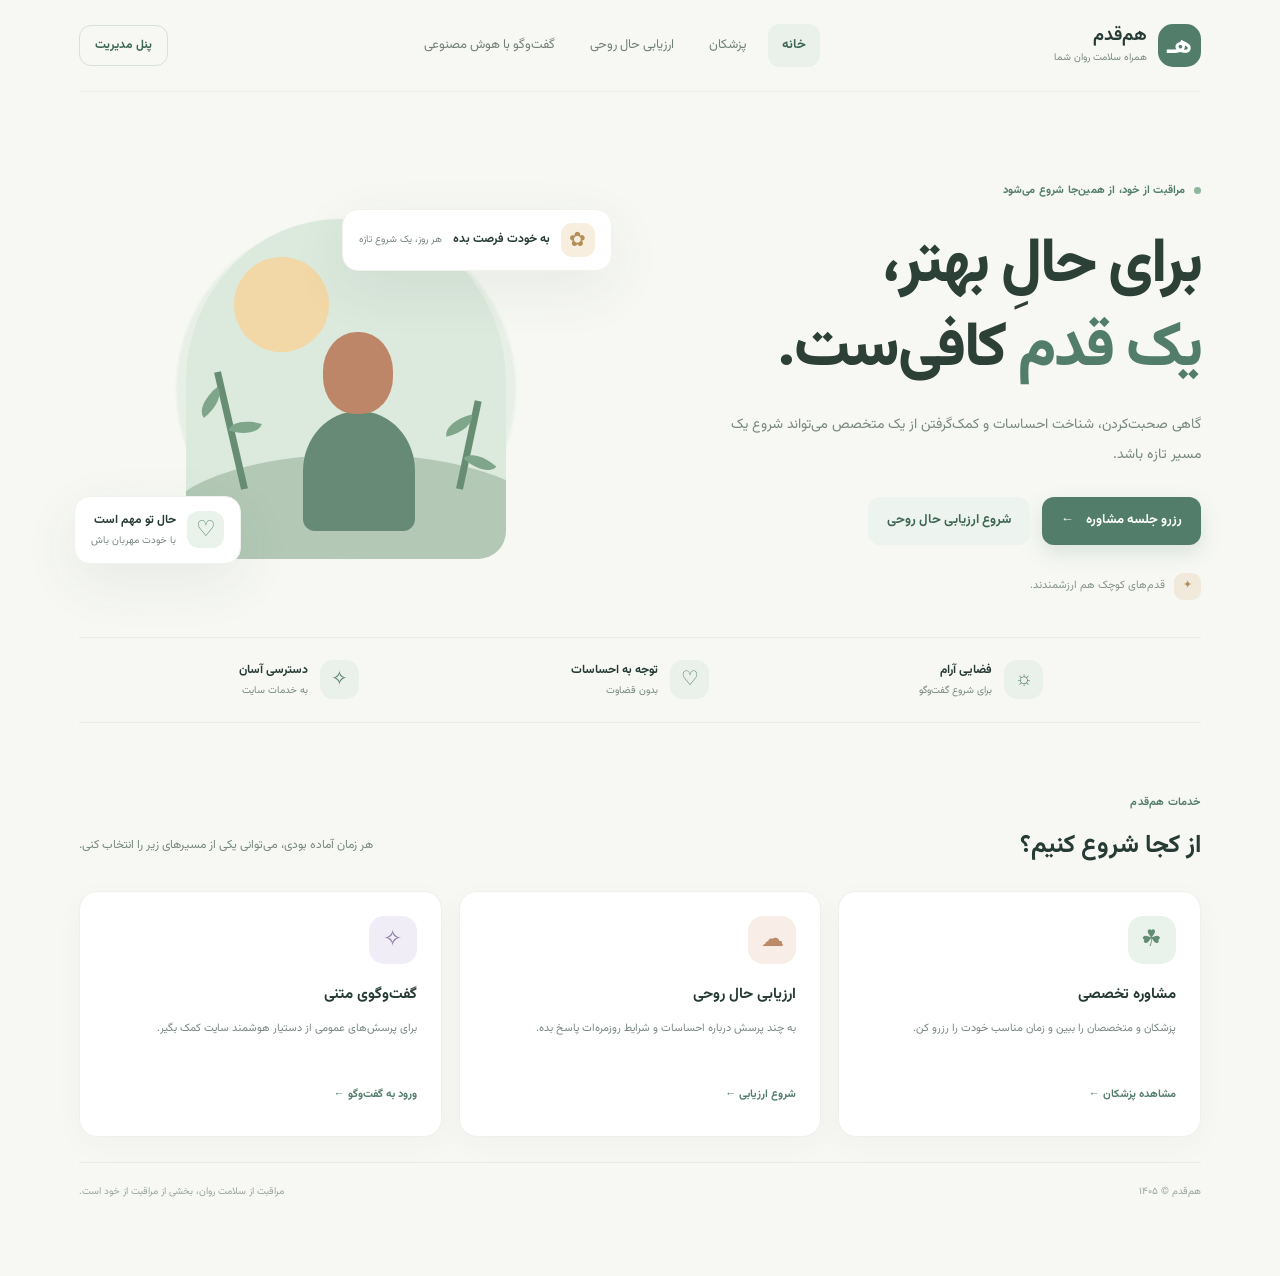
<file: index.html>
<!doctype html>
<html lang="fa" dir="rtl">
<head>
  <meta charset="utf-8">
  <meta name="viewport" content="width=device-width, initial-scale=1">
  <meta name="theme-color" content="#f5f7f4">
  <title>هم‌قدم | سلامت روان</title>
  <link rel="preconnect" href="https://fonts.googleapis.com">
  <link rel="preconnect" href="https://fonts.gstatic.com" crossorigin>
  <link href="https://fonts.googleapis.com/css2?family=Vazirmatn:wght@400;500;600;700;800&display=swap" rel="stylesheet">
  <link rel="stylesheet" href="styles.css">
</head>
<body>
  <div class="app-shell">
    <header class="topbar">
      <a class="brand" href="#" data-page="home" aria-label="صفحه اصلی">
        <span class="brand-mark">هـ</span>
        <span><b>هم‌قدم</b><small>همراه سلامت روان شما</small></span>
      </a>
      <button class="menu-toggle" id="menuToggle" aria-label="باز کردن منو">☰</button>
      <nav class="main-nav" id="mainNav">
        <button class="nav-link active" data-page="home">خانه</button>
        <button class="nav-link" data-page="doctors">پزشکان</button>
        <button class="nav-link" data-page="assessment">ارزیابی حال روحی</button>
        <button class="nav-link" data-page="assistant">گفت‌وگو با هوش مصنوعی</button>
      </nav>
      <div class="header-actions">
        <button class="btn btn-outline btn-small" data-page="admin">پنل مدیریت</button>
      </div>
    </header>

    <main>
      <section class="page active" id="page-home">
        <div class="hero">
          <div class="hero-copy">
            <span class="eyebrow"><i></i> مراقبت از خود، از همین‌جا شروع می‌شود</span>
            <h1>برای حالِ بهتر،<br><em>یک قدم</em> کافی‌ست.</h1>
            <p>گاهی صحبت‌کردن، شناخت احساسات و کمک‌گرفتن از یک متخصص می‌تواند شروع یک مسیر تازه باشد.</p>
            <div class="hero-actions">
              <button class="btn btn-primary" data-page="doctors">رزرو جلسه مشاوره <span>←</span></button>
              <button class="btn btn-soft" data-page="assessment">شروع ارزیابی حال روحی</button>
            </div>
            <div class="hero-note"><span class="note-icon">✦</span><span>قدم‌های کوچک هم ارزشمندند.</span></div>
          </div>
          <div class="hero-art">
            <div class="art-glow"></div>
            <div class="art-card art-card-top"><span>✿</span><b>به خودت فرصت بده</b><small>هر روز، یک شروع تازه</small></div>
            <div class="art-figure"><div class="sun"></div><div class="plant plant-one"></div><div class="plant plant-two"></div><div class="person"><div class="head"></div><div class="body"></div></div><div class="ground"></div></div>
            <div class="art-card art-card-bottom"><span class="pulse">♡</span><div><b>حال تو مهم است</b><small>با خودت مهربان باش</small></div></div>
          </div>
        </div>

        <div class="trust-strip">
          <div><span class="trust-icon">☼</span><div><b>فضایی آرام</b><small>برای شروع گفت‌وگو</small></div></div>
          <div><span class="trust-icon">♡</span><div><b>توجه به احساسات</b><small>بدون قضاوت</small></div></div>
          <div><span class="trust-icon">✧</span><div><b>دسترسی آسان</b><small>به خدمات سایت</small></div></div>
        </div>

        <section class="section-block">
          <div class="section-heading"><div><span class="eyebrow">خدمات هم‌قدم</span><h2>از کجا شروع کنیم؟</h2></div><p>هر زمان آماده بودی، می‌توانی یکی از مسیرهای زیر را انتخاب کنی.</p></div>
          <div class="service-grid">
            <article class="service-card"><div class="service-icon mint">☘</div><h3>مشاوره تخصصی</h3><p>پزشکان و متخصصان را ببین و زمان مناسب خودت را رزرو کن.</p><button class="text-link" data-page="doctors">مشاهده پزشکان <span>←</span></button></article>
            <article class="service-card"><div class="service-icon peach">☁</div><h3>ارزیابی حال روحی</h3><p>به چند پرسش درباره احساسات و شرایط روزمره‌ات پاسخ بده.</p><button class="text-link" data-page="assessment">شروع ارزیابی <span>←</span></button></article>
            <article class="service-card"><div class="service-icon lilac">✧</div><h3>گفت‌وگوی متنی</h3><p>برای پرسش‌های عمومی از دستیار هوشمند سایت کمک بگیر.</p><button class="text-link" data-page="assistant">ورود به گفت‌وگو <span>←</span></button></article>
          </div>
        </section>
        <footer class="footer"><span>هم‌قدم © ۱۴۰۵</span><span>مراقبت از سلامت روان، بخشی از مراقبت از خود است.</span></footer>
      </section>

      <section class="page" id="page-doctors">
        <div class="page-heading"><div><span class="eyebrow">مشاوره تخصصی</span><h1>انتخاب پزشک و رزرو نوبت</h1><p>پزشک موردنظرت را انتخاب کن و از زمان‌های آزاد، یک نوبت بردار.</p></div><div class="heading-symbol">♡</div></div>
        <div class="toolbar"><div class="search-box"><span>⌕</span><input id="doctorSearch" type="search" placeholder="جست‌وجوی نام یا تخصص پزشک..."></div><button class="btn btn-outline" id="refreshDoctors">↻ به‌روزرسانی</button></div>
        <div id="doctorsGrid" class="doctor-grid"><div class="loading-card">در حال دریافت فهرست پزشکان...</div></div>
      </section>

      <section class="page" id="page-assessment">
        <div class="page-heading"><div><span class="eyebrow">شناخت بهتر احساسات</span><h1>ارزیابی حال روحی</h1><p>این پرسش‌ها برای یک ارزیابی اولیه هستند و جایگزین تشخیص متخصص نیستند.</p></div><div class="heading-symbol">✿</div></div>
        <div class="assessment-layout">
          <aside class="assessment-aside"><div class="aside-illustration">☁<span>♡</span></div><h3>با خودت صادق باش</h3><p>پاسخ درست یا غلطی وجود ندارد. بر اساس تجربه واقعی خودت پاسخ بده.</p><div class="privacy-note">♧ اطلاعات فرم فقط برای ارسال درخواست ارزیابی به سرویس سایت استفاده می‌شود.</div></aside>
          <form id="assessmentForm" class="form-card">
            <div class="form-section-title"><span>۰۱</span><div><b>اطلاعات اولیه</b><small>چند مشخصه درباره خودت</small></div></div>
            <div class="form-grid">
              <label>سن <input type="number" name="age" min="1" max="120" required placeholder="مثلاً ۲۴"></label>
              <label>جنسیت<select name="gender" required><option value="">انتخاب کن</option><option value="Female">زن</option><option value="Male">مرد</option></select></label>
              <label>کیفیت خواب<select name="sleep_quality" required><option value="">انتخاب کن</option><option value="1">خیلی کم</option><option value="2">کم</option><option value="3">متوسط</option><option value="4">خوب</option><option value="5">خیلی خوب</option></select></label>
              <label>فشار تحصیلی<select name="study_pressure" required><option value="">انتخاب کن</option><option value="0">بدون فشار</option><option value="1">کم</option><option value="2">متوسط</option><option value="3">زیاد</option><option value="4">خیلی زیاد</option></select></label>
              <label class="full-field">فشار مالی<select name="financial_pressure" required><option value="">انتخاب کن</option><option value="0">بدون فشار</option><option value="1">کم</option><option value="2">متوسط</option><option value="3">زیاد</option><option value="4">خیلی زیاد</option></select></label>
            </div>
            <div class="form-divider"></div>
            <div class="form-section-title"><span>۰۲</span><div><b>پرسش‌های مربوط به حال روحی</b><small>در دو هفته گذشته، هر مورد چقدر برایت اتفاق افتاده است؟</small></div></div>
            <div class="scale-hint"><span>۰ · اصلاً</span><span>۱ · چند روز</span><span>۲ · بیش از نیمی از روزها</span><span>۳ · تقریباً هر روز</span></div>
            <div id="questionsList" class="questions-list"></div>
            <div class="disclaimer"><b>توجه مهم</b><p>این ابزار تشخیص پزشکی یا روان‌شناختی نیست. اگر احساس می‌کنی در خطر فوری هستی یا ممکن است به خودت آسیب بزنی، همین حالا با خدمات اورژانسی محل زندگی‌ات یا یک فرد مورد اعتماد تماس بگیر.</p></div>
            <button class="btn btn-primary btn-submit" type="submit">ارسال پاسخ‌ها و مشاهده نتیجه <span>←</span></button>
            <div id="assessmentResult" class="result-box hidden" aria-live="polite"></div>
          </form>
        </div>
      </section>

      <section class="page" id="page-assistant">
        <div class="page-heading"><div><span class="eyebrow">همراه هوشمند</span><h1>گفت‌وگو با دستیار</h1><p>می‌توانی پرسش‌های عمومی‌ات را اینجا مطرح کنی.</p></div><div class="heading-symbol">✧</div></div>
        <div class="chat-card">
          <div class="chat-header"><div class="chat-avatar">هـ</div><div><b>دستیار هم‌قدم</b><small><i></i> آماده گفت‌وگو</small></div><span class="chat-tag">پاسخ‌گوی هوشمند</span></div>
          <div class="chat-messages" id="chatMessages"><div class="message assistant-message">سلام، خوش اومدی 🌱<br>چطور می‌تونم در یک موضوع عمومی راهنمایی‌ات کنم؟</div></div>
          <form id="chatForm" class="chat-input-row"><textarea id="chatInput" rows="1" placeholder="پیامت را اینجا بنویس..." required></textarea><button class="send-button" type="submit" aria-label="ارسال پیام">➤</button></form>
          <p class="chat-disclaimer">این دستیار جایگزین روان‌شناس، روان‌پزشک یا خدمات اورژانسی نیست.</p>
        </div>
      </section>

      <section class="page" id="page-admin">
        <div class="page-heading"><div><span class="eyebrow">مدیریت سامانه</span><h1>پنل مدیریت</h1><p>مدیریت فهرست پزشکان و بررسی وضعیت نوبت‌ها.</p></div><div class="heading-symbol">⌘</div></div>
        <div class="admin-warning">این پنل در نسخه فعلی فقط رابط کاربری است. برای امنیت، احراز هویت و سطح دسترسی ادمین باید در بک‌اند پیاده‌سازی شود.</div>
        <div class="admin-tabs"><button class="admin-tab active" data-admin-tab="doctors">مدیریت پزشکان</button><button class="admin-tab" data-admin-tab="appointments">نوبت‌ها</button></div>
        <div class="admin-panel active" id="admin-doctors">
          <div class="admin-panel-heading"><div><h3>فهرست پزشکان</h3><p>افزودن یا حذف پزشکان از سامانه</p></div><button class="btn btn-primary" id="showDoctorForm">＋ افزودن پزشک</button></div>
          <form id="doctorForm" class="admin-form hidden">
            <label>نام پزشک<input name="name" required placeholder="نام و نام خانوادگی"></label>
            <label>شماره تماس<input name="phone_number" required placeholder="شماره تماس"></label>
            <label>آدرس<input name="address" required placeholder="آدرس مطب"></label>
            <label class="full-field">توضیحات / تخصص<textarea name="description" rows="3" required placeholder="معرفی کوتاه پزشک"></textarea></label>
            <div class="form-actions"><button class="btn btn-primary" type="submit">ثبت پزشک</button><button class="btn btn-soft" type="button" id="hideDoctorForm">انصراف</button></div>
          </form>
          <div id="adminDoctorsList" class="admin-list"></div>
        </div>
        <div class="admin-panel" id="admin-appointments">
          <div class="admin-panel-heading"><div><h3>بررسی نوبت‌ها</h3><p>زمان‌های رزروشده بر اساس اطلاعات دریافتی از API پزشکان</p></div><button class="btn btn-outline" id="refreshAppointments">↻ به‌روزرسانی</button></div>
          <div id="appointmentsList" class="admin-list"></div>
        </div>
      </section>
    </main>
    <div id="toast" class="toast" role="status"></div>
  </div>
  <script src="config.js"></script>
  <script src="app.js"></script>
</body>
</html>
</file>
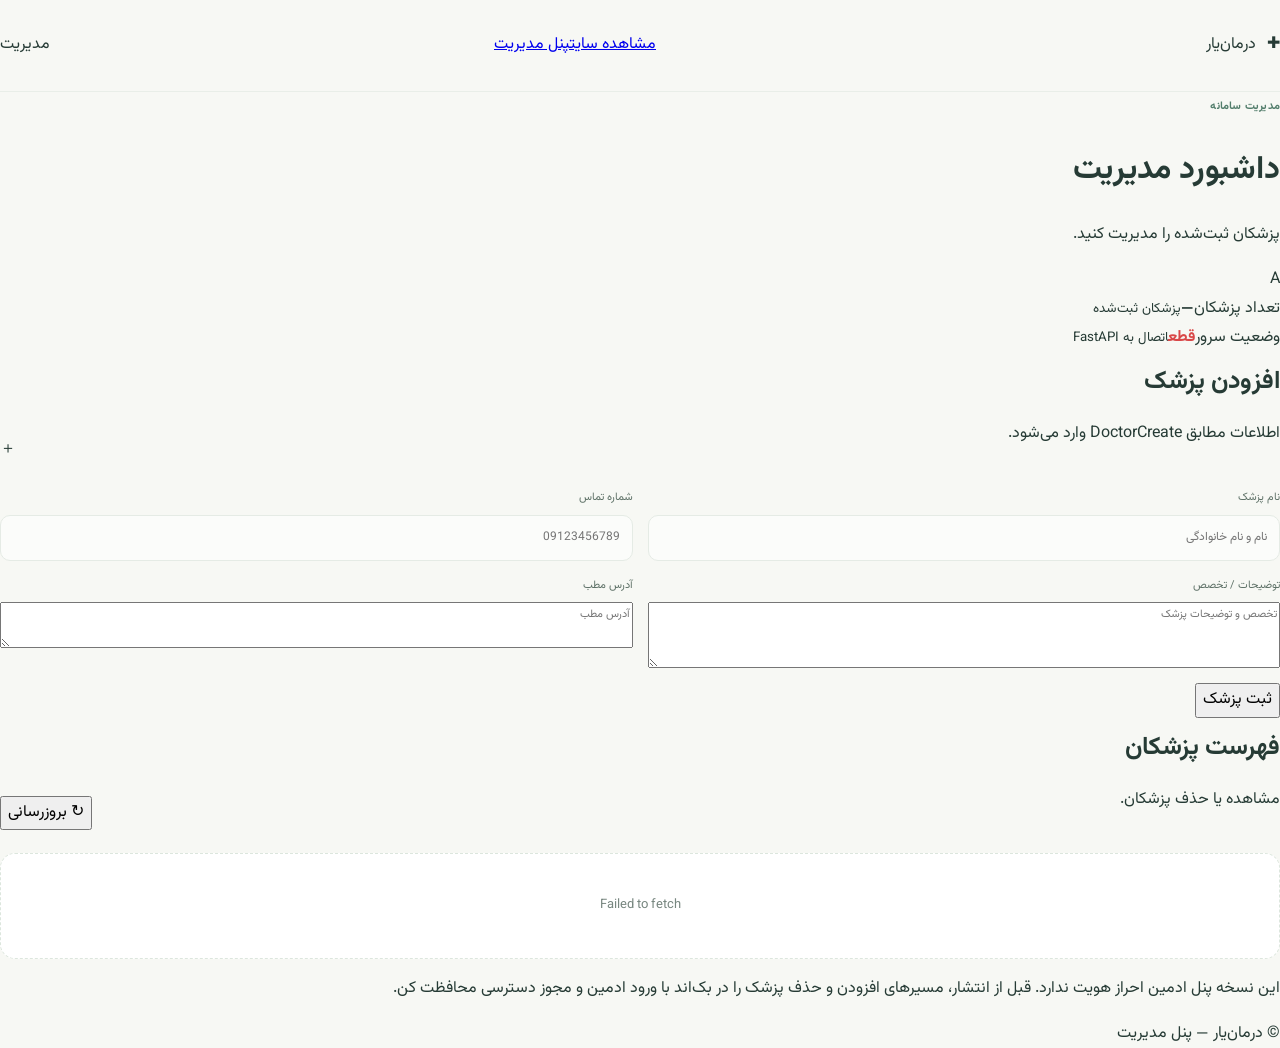
<file: admin.html>
<!doctype html>
<html lang="fa" dir="rtl"><head><meta charset="UTF-8"><meta name="viewport" content="width=device-width, initial-scale=1.0"><title>پنل مدیریت | درمان‌یار</title><link rel="stylesheet" href="styles.css"></head>
<body class="admin-body">
<header class="topbar"><a class="brand" href="index.html"><span class="brand-icon">✚</span> درمان‌یار</a><nav><a href="index.html">مشاهده سایت</a><a class="active" href="admin.html">پنل مدیریت</a></nav><span class="admin-label">مدیریت</span></header>
<main class="admin-main">
 <div class="admin-welcome"><div><span class="eyebrow">مدیریت سامانه</span><h1>داشبورد مدیریت</h1><p>پزشکان ثبت‌شده را مدیریت کنید.</p></div><div class="admin-avatar">A</div></div>
 <div class="stats-grid"><div class="stat-card"><span>تعداد پزشکان</span><b id="doctorCount">—</b><small>پزشکان ثبت‌شده</small></div><div class="stat-card"><span>وضعیت سرور</span><b id="serverStatus">...</b><small>اتصال به FastAPI</small></div></div>
 <section class="panel-card"><div class="section-heading"><div><h2>افزودن پزشک</h2><p>اطلاعات مطابق DoctorCreate وارد می‌شود.</p></div><span class="panel-icon">＋</span></div>
 <form id="doctorForm" class="form-grid">
  <label>نام پزشک<input name="name" required maxlength="100" placeholder="نام و نام خانوادگی"></label>
  <label>شماره تماس<input name="phone_number" required minlength="11" maxlength="11" pattern="[0-9]{11}" inputmode="numeric" placeholder="09123456789"></label>
  <label class="full">توضیحات / تخصص<textarea name="description" required maxlength="800" rows="3" placeholder="تخصص و توضیحات پزشک"></textarea></label>
  <label class="full">آدرس مطب<textarea name="address" required maxlength="800" rows="2" placeholder="آدرس مطب"></textarea></label>
  <div class="form-actions full"><button class="button button-primary" type="submit" id="createDoctorBtn">ثبت پزشک</button><span id="formMessage" class="form-message"></span></div>
 </form></section>
 <section class="panel-card"><div class="section-heading"><div><h2>فهرست پزشکان</h2><p>مشاهده یا حذف پزشکان.</p></div><button class="button button-outline" id="adminRefresh">↻ بروزرسانی</button></div><div id="adminDoctorList" class="admin-doctor-list"><div class="loading">در حال دریافت...</div></div></section>
 <p class="security-note">این نسخه پنل ادمین احراز هویت ندارد. قبل از انتشار، مسیرهای افزودن و حذف پزشک را در بک‌اند با ورود ادمین و مجوز دسترسی محافظت کن.</p>
</main><footer>© درمان‌یار — پنل مدیریت</footer><div id="toast" class="toast"></div>
<script src="config.js"></script><script src="admin.js"></script></body></html>
</file>
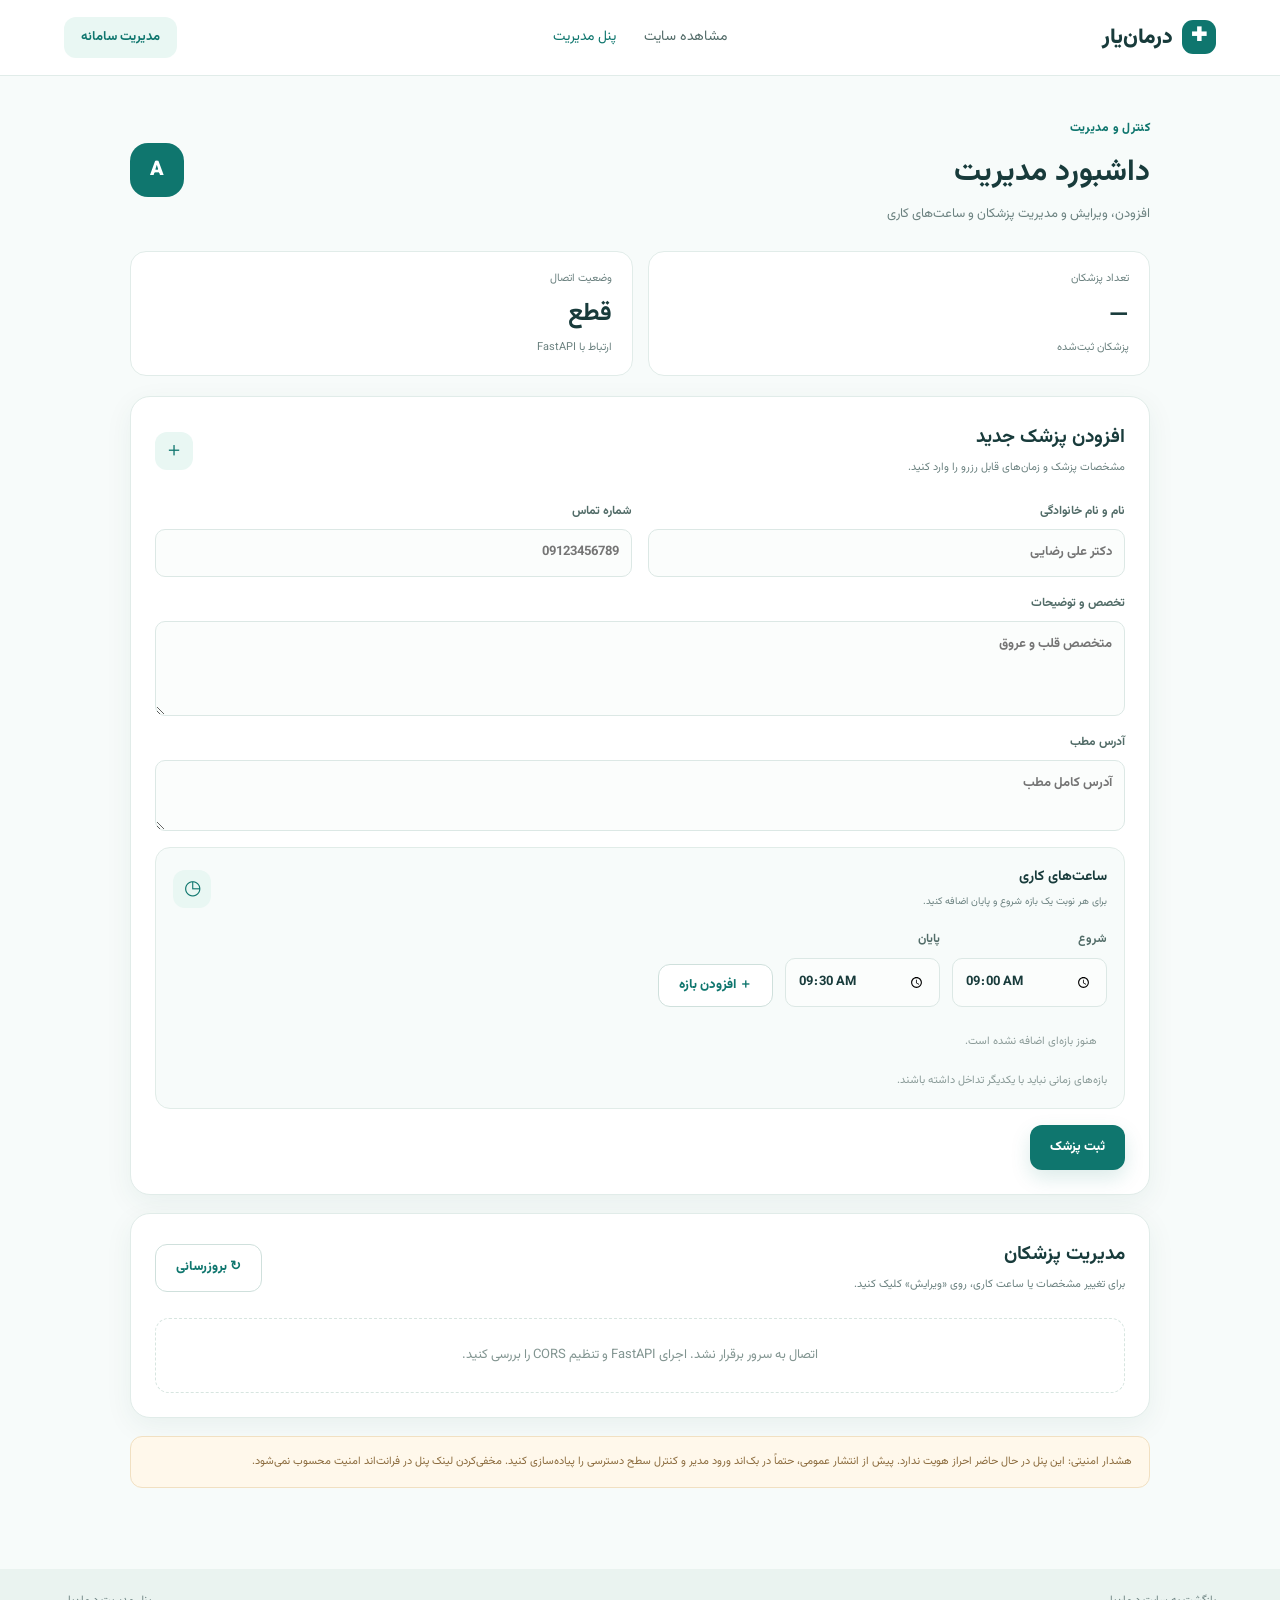
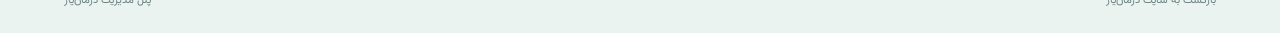
<file: pages/admin.html>
<!doctype html><html lang="fa" dir="rtl"><head><meta charset="utf-8"><meta name="viewport" content="width=device-width,initial-scale=1"><title>پنل مدیریت | درمان‌یار</title><link rel="stylesheet" href="../assets/css/styles.css"></head><body class="admin-page"><header class="topbar"><a class="brand" href="../index.html"><span class="brand-mark">✚</span> درمان‌یار</a><nav><a href="../index.html">مشاهده سایت</a><a class="active" href="admin.html">پنل مدیریت</a></nav><span class="admin-tag">مدیریت سامانه</span></header><main class="admin-main"><div class="admin-welcome"><div><span class="eyebrow">کنترل و مدیریت</span><h1>داشبورد مدیریت</h1><p>افزودن، ویرایش و مدیریت پزشکان و ساعت‌های کاری</p></div><div class="admin-avatar">A</div></div><div class="stats-grid"><article class="stat-card"><span>تعداد پزشکان</span><b id="doctorCount">—</b><small>پزشکان ثبت‌شده</small></article><article class="stat-card"><span>وضعیت اتصال</span><b id="serverStatus">در حال بررسی</b><small>ارتباط با FastAPI</small></article></div>
<section class="panel-card"><div class="section-heading"><div><h2>افزودن پزشک جدید</h2><p>مشخصات پزشک و زمان‌های قابل رزرو را وارد کنید.</p></div><span class="panel-icon">＋</span></div><form id="doctorForm" class="form-grid"><label>نام و نام خانوادگی<input name="name" required maxlength="100" placeholder="دکتر علی رضایی"></label><label>شماره تماس<input name="phone_number" required minlength="11" maxlength="11" pattern="[0-9]{11}" inputmode="numeric" placeholder="09123456789"></label><label class="full">تخصص و توضیحات<textarea name="description" required maxlength="800" rows="3" placeholder="متخصص قلب و عروق"></textarea></label><label class="full">آدرس مطب<textarea name="address" required maxlength="800" rows="2" placeholder="آدرس کامل مطب"></textarea></label><div class="schedule-builder full"><div class="schedule-title"><div><h3>ساعت‌های کاری</h3><p>برای هر نوبت یک بازه شروع و پایان اضافه کنید.</p></div><span class="schedule-icon">◷</span></div><div class="schedule-inputs"><label>شروع<input type="time" id="slotStart" value="09:00"></label><label>پایان<input type="time" id="slotEnd" value="09:30"></label><button type="button" class="btn outline" id="addSlotBtn">＋ افزودن بازه</button></div><div id="scheduleList" class="schedule-list"><div class="schedule-empty">هنوز بازه‌ای اضافه نشده است.</div></div><small class="field-hint">بازه‌های زمانی نباید با یکدیگر تداخل داشته باشند.</small></div><div class="form-actions full"><button class="btn primary" type="submit" id="createDoctorBtn">ثبت پزشک</button><span id="formMessage" class="form-message"></span></div></form></section>
<section class="panel-card"><div class="section-heading"><div><h2>مدیریت پزشکان</h2><p>برای تغییر مشخصات یا ساعت کاری، روی «ویرایش» کلیک کنید.</p></div><button class="btn outline" id="adminRefresh" type="button">↻ بروزرسانی</button></div><div id="adminDoctorList" class="admin-doctor-list"><div class="loading">در حال دریافت...</div></div></section>
<section class="panel-card edit-panel" id="editPanel" hidden><div class="section-heading"><div><span class="eyebrow">ویرایش اطلاعات</span><h2 id="editTitle">ویرایش پزشک</h2><p>تغییرات را ذخیره کنید تا در سایت نمایش داده شوند.</p></div><button class="btn outline" id="closeEdit" type="button">بستن ×</button></div><form id="editDoctorForm" class="form-grid"><input type="hidden" name="doctor_id"><label>نام و نام خانوادگی<input name="name" required maxlength="100"></label><label>شماره تماس<input name="phone_number" required minlength="11" maxlength="11" pattern="[0-9]{11}" inputmode="numeric"></label><label class="full">تخصص و توضیحات<textarea name="description" rows="3" maxlength="800" required></textarea></label><label class="full">آدرس مطب<textarea name="address" rows="2" maxlength="800" required></textarea></label><div class="schedule-builder full"><div class="schedule-title"><div><h3>ویرایش ساعت‌های کاری</h3><p>می‌توانید بازه اضافه کنید یا ساعت بازه‌های قبلی را تغییر دهید. وضعیت رزرو هر بازه مشخص است.</p></div><span class="schedule-icon">◷</span></div><div class="schedule-inputs"><label>شروع<input type="time" id="editSlotStart" value="09:00"></label><label>پایان<input type="time" id="editSlotEnd" value="09:30"></label><button type="button" class="btn outline" id="editAddSlot">＋ افزودن بازه</button></div><div id="editScheduleList" class="schedule-list"><div class="schedule-empty">زمانی ثبت نشده است.</div></div></div><div class="form-actions full"><button class="btn primary" id="saveEditBtn" type="submit">ذخیره تغییرات</button><button class="btn outline" id="cancelEdit" type="button">انصراف</button><span id="editMessage" class="form-message"></span></div></form></section>
<p class="security-note">هشدار امنیتی: این پنل در حال حاضر احراز هویت ندارد. پیش از انتشار عمومی، حتماً در بک‌اند ورود مدیر و کنترل سطح دسترسی را پیاده‌سازی کنید. مخفی‌کردن لینک پنل در فرانت‌اند امنیت محسوب نمی‌شود.</p></main><footer><a href="../index.html">بازگشت به سایت درمان‌یار</a><span>پنل مدیریت درمان‌یار</span></footer><div id="toast" class="toast" role="status" aria-live="polite"></div><script src="../assets/js/config.js"></script><script src="../assets/js/api.js"></script><script src="../assets/js/ui.js"></script><script src="../assets/js/admin.js"></script></body></html>
</file>
<file: styles.css>
@import url('https://fonts.googleapis.com/css2?family=Vazirmatn:wght@400;500;600;700;800&display=swap');
:root{--ink:#263b35;--muted:#788780;--green:#527d6b;--green-dark:#3e6655;--mint:#e8f1eb;--cream:#f7f8f4;--line:#e7ece7;--white:#fff;--peach:#f8e9df;--shadow:0 18px 55px rgba(46,76,62,.08)}
*{box-sizing:border-box}body{margin:0;background:var(--cream);color:var(--ink);font-family:Vazirmatn,sans-serif;line-height:1.8}button,input,textarea,select{font:inherit}button{cursor:pointer}.app-shell{max-width:1440px;margin:auto;padding:0 6.2%}.topbar{height:92px;display:flex;align-items:center;justify-content:space-between;border-bottom:1px solid #e9eee8;gap:24px}.brand{display:flex;align-items:center;gap:11px;text-decoration:none;color:var(--ink);min-width:180px}.brand-mark{width:43px;height:43px;border-radius:15px;background:var(--green);color:#fff;display:grid;place-items:center;font-size:25px;font-weight:800}.brand b{display:block;font-size:18px;line-height:1.4}.brand small{display:block;color:var(--muted);font-size:10px}.main-nav{display:flex;align-items:center;gap:7px}.nav-link{border:0;background:transparent;color:#718078;padding:10px 14px;border-radius:12px;font-size:13px;transition:.2s}.nav-link:hover,.nav-link.active{background:#eaf1eb;color:var(--green-dark);font-weight:700}.header-actions{min-width:130px;text-align:left}.menu-toggle{display:none;border:0;background:#eaf1eb;border-radius:10px;padding:8px 12px;color:var(--green)}
.btn{border:0;border-radius:12px;padding:12px 19px;font-weight:700;font-size:13px;transition:.2s;display:inline-flex;align-items:center;justify-content:center;gap:12px}.btn:hover{transform:translateY(-2px)}.btn-primary{background:var(--green);color:white;box-shadow:0 8px 20px #527d6b2b}.btn-primary:hover{background:var(--green-dark)}.btn-outline{background:transparent;border:1px solid #d6e1d9;color:var(--green-dark)}.btn-soft{background:#edf3ee;color:var(--green-dark)}.btn-small{padding:9px 15px;font-size:12px}.page{display:none;padding:35px 0 55px;min-height:70vh}.page.active{display:block}.hero{display:grid;grid-template-columns:1.02fr .98fr;align-items:center;min-height:510px;gap:35px;padding:35px 0 22px}.hero-copy{padding:15px 0}.eyebrow{font-size:11px;color:var(--green);font-weight:700;letter-spacing:.2px;display:inline-flex;align-items:center;gap:8px}.eyebrow i{width:7px;height:7px;border-radius:50%;background:#8fb59c;display:inline-block}.hero h1{font-size:clamp(38px,5vw,62px);line-height:1.35;letter-spacing:-2px;margin:18px 0;color:#2c4038;font-weight:800}.hero h1 em{font-style:normal;color:var(--green)}.hero-copy>p{color:var(--muted);font-size:14px;max-width:480px;line-height:2.2;margin-bottom:26px}.hero-actions{display:flex;gap:12px;flex-wrap:wrap}.hero-note{display:flex;align-items:center;gap:9px;color:#85938b;font-size:11px;margin-top:28px}.note-icon{width:27px;height:27px;border-radius:9px;background:#f0e9dc;color:#b48e55;display:grid;place-items:center}.hero-art{height:420px;position:relative;display:flex;align-items:center;justify-content:center}.art-glow{position:absolute;width:340px;height:340px;background:#e7efe6;border-radius:50%;filter:blur(1px)}.art-figure{position:relative;width:320px;height:340px;overflow:hidden;border-radius:48% 48% 28px 28px;background:#dce9dd}.sun{position:absolute;top:38px;left:48px;width:95px;height:95px;border-radius:50%;background:#f2d8a7}.ground{position:absolute;bottom:-40px;left:-25px;width:390px;height:145px;border-radius:50%;background:#b3c9b6}.person{position:absolute;z-index:2;bottom:42px;left:120px;width:105px;height:185px}.head{width:70px;height:82px;border-radius:48% 48% 45% 45%;background:#bd8669;margin:auto;position:relative;z-index:2}.body{width:112px;height:120px;background:#668a76;border-radius:50% 50% 12px 12px;margin:-3px -4px}.plant{position:absolute;z-index:3;bottom:70px;width:7px;height:120px;background:#678d72;transform-origin:bottom}.plant:before,.plant:after{content:"";position:absolute;width:30px;height:16px;border-radius:100% 0 100% 0;background:#7fa58a}.plant:before{top:20px;left:-25px;transform:rotate(-25deg)}.plant:after{top:52px;left:3px;transform:rotate(30deg)}.plant-one{left:55px;transform:rotate(-13deg)}.plant-two{right:43px;transform:rotate(12deg);height:90px}.art-card{position:absolute;z-index:4;background:#fff;border:1px solid #f0f2ed;box-shadow:var(--shadow);border-radius:16px;padding:13px 16px;display:flex;align-items:center;gap:11px}.art-card b{font-size:12px;display:block}.art-card small{font-size:10px;color:var(--muted);display:block}.art-card-top{top:30px;right:0}.art-card-top>span{width:34px;height:34px;background:#f7eee0;border-radius:11px;display:grid;place-items:center;color:#b48e55;font-size:20px}.art-card-bottom{bottom:35px;left:-5px}.pulse{width:37px;height:37px;border-radius:12px;background:#e9f2eb;color:#628c72;display:grid;place-items:center;font-size:22px}.trust-strip{border-top:1px solid var(--line);border-bottom:1px solid var(--line);display:grid;grid-template-columns:repeat(3,1fr);padding:22px 5%;gap:15px}.trust-strip>div{display:flex;align-items:center;justify-content:center;gap:12px}.trust-icon{width:39px;height:39px;border-radius:13px;background:#eaf1eb;color:var(--green);display:grid;place-items:center;font-size:20px}.trust-strip b,.trust-strip small{display:block}.trust-strip b{font-size:12px}.trust-strip small{font-size:10px;color:var(--muted)}.section-block{padding:65px 0 25px}.section-heading{display:flex;justify-content:space-between;align-items:end;margin-bottom:23px}.section-heading h2{margin:7px 0 0;font-size:25px}.section-heading>p{font-size:12px;color:var(--muted);max-width:300px}.service-grid{display:grid;grid-template-columns:repeat(3,1fr);gap:17px}.service-card{background:#fff;border:1px solid #edf0eb;border-radius:18px;padding:24px;box-shadow:0 8px 30px #314e3c08}.service-icon{width:48px;height:48px;border-radius:15px;display:grid;place-items:center;font-size:23px}.mint{background:#e9f2eb;color:#638d72}.peach{background:#f9eee7;color:#bd8a69}.lilac{background:#f0edf7;color:#8b7ca8}.service-card h3{font-size:15px;margin:17px 0 7px}.service-card p{font-size:11px;color:var(--muted);min-height:48px}.text-link{border:0;background:transparent;color:var(--green);font-weight:700;font-size:11px;padding:7px 0}.footer{border-top:1px solid var(--line);padding:20px 0;display:flex;justify-content:space-between;color:#9aa59e;font-size:10px}
.page-heading{display:flex;align-items:center;justify-content:space-between;margin:14px 0 28px}.page-heading h1{font-size:29px;margin:6px 0;color:#2c4038}.page-heading p{margin:0;color:var(--muted);font-size:12px}.heading-symbol{width:65px;height:65px;border-radius:22px;background:#eaf1eb;color:var(--green);display:grid;place-items:center;font-size:30px}.toolbar{display:flex;gap:12px;margin-bottom:20px}.search-box{height:46px;background:#fff;border:1px solid var(--line);border-radius:12px;display:flex;align-items:center;gap:10px;padding:0 14px;flex:1;color:#92a198}.search-box input{border:0;outline:0;background:transparent;width:100%;font-size:12px;color:var(--ink)}.doctor-grid{display:grid;grid-template-columns:repeat(3,1fr);gap:17px}.doctor-card{background:#fff;border:1px solid var(--line);border-radius:17px;padding:20px;box-shadow:0 8px 30px #314e3c08}.doctor-top{display:flex;gap:12px;align-items:center}.doctor-avatar{width:51px;height:51px;border-radius:16px;background:#eaf1eb;color:var(--green);display:grid;place-items:center;font-size:22px;font-weight:700}.doctor-card h3{font-size:14px;margin:0}.doctor-card .phone{font-size:10px;color:var(--muted)}.doctor-description{font-size:11px;color:var(--muted);min-height:48px;margin:17px 0}.doctor-meta{font-size:10px;color:#839188;margin-bottom:14px}.doctor-card .btn{width:100%}.loading-card,.empty-state{grid-column:1/-1;background:white;border:1px dashed #dce6dd;border-radius:15px;padding:40px;text-align:center;color:var(--muted);font-size:13px}
.assessment-layout{display:grid;grid-template-columns:260px 1fr;gap:20px;align-items:start}.assessment-aside{background:#e9f1eb;border-radius:18px;padding:25px;position:sticky;top:20px}.aside-illustration{height:125px;border-radius:16px;background:#d7e6d9;display:grid;place-items:center;color:#638c70;font-size:57px;position:relative;margin-bottom:20px}.aside-illustration span{position:absolute;font-size:25px;left:35px;bottom:15px;color:#b88c68}.assessment-aside h3{font-size:16px}.assessment-aside p{font-size:11px;color:#74867a}.privacy-note{font-size:10px;color:#64806e;border-top:1px solid #d1e1d4;padding-top:15px;margin-top:22px}.form-card{background:#fff;border:1px solid var(--line);border-radius:18px;padding:27px;box-shadow:var(--shadow)}.form-section-title{display:flex;gap:12px;align-items:center;margin-bottom:19px}.form-section-title>span{width:34px;height:34px;border-radius:11px;background:#eaf2eb;color:var(--green);display:grid;place-items:center;font-weight:800;font-size:11px}.form-section-title b,.form-section-title small{display:block}.form-section-title b{font-size:14px}.form-section-title small{font-size:10px;color:var(--muted)}.form-grid{display:grid;grid-template-columns:1fr 1fr;gap:15px}.form-grid label,.admin-form label{font-size:11px;color:#5e7167;display:flex;flex-direction:column;gap:7px}.form-grid input,.form-grid select,.admin-form input,.admin-form textarea,.admin-form select{width:100%;border:1px solid #e5ebe5;background:#fbfcfa;border-radius:10px;padding:11px 12px;outline:none;color:var(--ink);font-size:12px}.form-grid input:focus,.form-grid select:focus,.admin-form input:focus,.admin-form textarea:focus{border-color:#8fb49b}.full-field{grid-column:1/-1}.form-divider{height:1px;background:var(--line);margin:27px 0}.scale-hint{display:flex;gap:8px;justify-content:space-between;flex-wrap:wrap;background:#f4f7f3;border-radius:10px;padding:10px 13px;font-size:9px;color:#718078;margin-bottom:12px}.question-item{padding:14px 0;border-bottom:1px solid #eff2ee}.question-text{font-size:11px;line-height:2;color:#43564c;margin-bottom:10px}.radio-options{display:flex;gap:8px;flex-wrap:wrap}.radio-options label{font-size:10px;color:#718078;border:1px solid #e7ece7;border-radius:9px;padding:6px 10px;cursor:pointer}.radio-options input{accent-color:var(--green);margin-left:4px}.disclaimer{margin:20px 0;background:#fff8ee;border:1px solid #f2e7d4;border-radius:12px;padding:13px 15px}.disclaimer b{font-size:11px;color:#9c7544}.disclaimer p{font-size:10px;color:#887b68;margin:4px 0 0;line-height:2}.btn-submit{width:100%;padding:14px}.result-box{margin-top:18px;padding:17px;border-radius:12px;background:#edf5ee;color:#416a51;font-size:12px}.result-box.error{background:#fff0ed;color:#a14f42}.hidden{display:none!important}
.chat-card{max-width:800px;margin:0 auto;background:white;border:1px solid var(--line);border-radius:18px;box-shadow:var(--shadow);overflow:hidden}.chat-header{display:flex;align-items:center;gap:12px;padding:17px 20px;border-bottom:1px solid var(--line)}.chat-avatar{width:42px;height:42px;border-radius:14px;background:var(--green);color:#fff;display:grid;place-items:center;font-weight:800}.chat-header b,.chat-header small{display:block}.chat-header b{font-size:12px}.chat-header small{font-size:10px;color:var(--muted)}.chat-header small i{display:inline-block;width:6px;height:6px;background:#6eae7b;border-radius:50%}.chat-tag{margin-right:auto;font-size:10px;color:var(--green);background:#edf4ee;border-radius:20px;padding:5px 10px}.chat-messages{min-height:330px;max-height:470px;overflow:auto;padding:22px;background:#fbfcfa;display:flex;flex-direction:column;gap:12px}.message{max-width:82%;padding:12px 15px;border-radius:14px;font-size:12px;line-height:2}.assistant-message{background:#edf3ee;border-top-right-radius:4px;align-self:flex-start}.user-message{background:var(--green);color:#fff;border-top-left-radius:4px;align-self:flex-end}.chat-input-row{display:flex;gap:10px;padding:14px;border-top:1px solid var(--line)}.chat-input-row textarea{flex:1;resize:vertical;min-height:44px;max-height:120px;border:1px solid var(--line);border-radius:11px;padding:10px 13px;outline:0;font-size:12px}.send-button{width:45px;border:0;border-radius:12px;background:var(--green);color:white;font-size:19px}.chat-disclaimer{text-align:center;color:#9aa59e;font-size:9px;margin:0 0 13px}
.admin-warning{padding:12px 15px;border-radius:11px;background:#fff7e9;color:#8d7048;font-size:10px;margin-bottom:18px;border:1px solid #f1e6d1}.admin-tabs{display:flex;gap:8px;border-bottom:1px solid var(--line);margin-bottom:20px}.admin-tab{border:0;background:transparent;padding:11px 17px;color:var(--muted);font-size:12px}.admin-tab.active{color:var(--green);border-bottom:2px solid var(--green);font-weight:700}.admin-panel{display:none}.admin-panel.active{display:block}.admin-panel-heading{display:flex;align-items:center;justify-content:space-between;margin-bottom:17px}.admin-panel-heading h3{font-size:15px;margin:0}.admin-panel-heading p{font-size:10px;color:var(--muted);margin:3px 0}.admin-form{display:grid;grid-template-columns:1fr 1fr;gap:13px;background:#fff;border:1px solid var(--line);border-radius:14px;padding:18px;margin-bottom:18px}.form-actions{grid-column:1/-1;display:flex;gap:8px}.admin-list{display:grid;gap:10px}.admin-row{display:flex;align-items:center;justify-content:space-between;gap:15px;background:#fff;border:1px solid var(--line);border-radius:13px;padding:14px 16px}.admin-row b{font-size:12px;display:block}.admin-row small{font-size:10px;color:var(--muted)}.btn-danger{background:#fff0ed;color:#a65349;border:0;border-radius:9px;padding:8px 12px;font-size:10px;font-weight:700}.appointment-row{align-items:flex-start}.appointment-slots{display:flex;flex-wrap:wrap;gap:7px;margin-top:8px}.slot-chip{font-size:10px;border-radius:8px;padding:5px 9px;background:#edf4ee;color:#527d61}.slot-chip.free{background:#f2f3f0;color:#818a82}.toast{position:fixed;bottom:22px;left:50%;transform:translate(-50%,20px);background:#263b35;color:white;padding:11px 18px;border-radius:11px;font-size:11px;opacity:0;pointer-events:none;transition:.25s;z-index:99;box-shadow:var(--shadow)}.toast.show{opacity:1;transform:translate(-50%,0)}
@media(max-width:950px){.app-shell{padding:0 4%}.main-nav{gap:0}.nav-link{padding:9px 8px;font-size:11px}.hero{min-height:460px}.doctor-grid{grid-template-columns:repeat(2,1fr)}}
@media(max-width:700px){.topbar{height:75px;position:relative}.menu-toggle{display:block;margin-right:auto}.header-actions{min-width:auto}.header-actions .btn{font-size:10px;padding:8px}.main-nav{display:none;position:absolute;top:68px;right:0;left:0;background:#fff;border:1px solid var(--line);border-radius:14px;padding:9px;z-index:20;box-shadow:var(--shadow);flex-direction:column;align-items:stretch}.main-nav.open{display:flex}.nav-link{text-align:right}.hero{grid-template-columns:1fr;padding-top:22px;gap:0}.hero-copy{padding:10px 0}.hero h1{font-size:43px}.hero-art{height:330px;transform:scale(.9);margin-top:-8px}.trust-strip{padding:17px 0}.trust-strip>div{gap:7px}.trust-icon{width:32px;height:32px}.trust-strip b{font-size:10px}.trust-strip small{font-size:9px}.section-block{padding-top:40px}.section-heading{display:block}.section-heading>p{margin-top:5px}.service-grid{grid-template-columns:1fr}.service-card{padding:19px}.service-card p{min-height:0}.footer{gap:10px;flex-direction:column}.page{padding-top:25px}.page-heading h1{font-size:23px}.heading-symbol{width:50px;height:50px;font-size:23px}.assessment-layout{grid-template-columns:1fr}.assessment-aside{position:static;padding:16px;display:grid;grid-template-columns:90px 1fr;gap:0 14px}.aside-illustration{height:90px;grid-row:span 2;margin:0}.assessment-aside h3{margin:5px 0}.assessment-aside p{margin:0}.privacy-note{grid-column:1/-1;margin-top:12px;padding-top:10px}.form-card{padding:17px}.form-grid{grid-template-columns:1fr}.full-field{grid-column:auto}.scale-hint{display:grid;grid-template-columns:1fr 1fr}.doctor-grid{grid-template-columns:1fr}.toolbar{flex-wrap:wrap}.search-box{flex-basis:100%}.admin-form{grid-template-columns:1fr}.admin-form .full-field,.form-actions{grid-column:auto}.admin-panel-heading{align-items:flex-start;gap:10px}.admin-row{align-items:flex-start}.chat-tag{display:none}}


.assessment-result-card {
  text-align: right;
  padding: 20px;
}

.assessment-result-icon {
  font-size: 36px;
  color: #398b70;
}

.severity-result {
  display: inline-block;
  margin: 12px 0;
  padding: 10px 24px;
  border-radius: 12px;
  background: #e5f3ec;
  color: #24664e;
  font-size: 24px;
  font-weight: bold;
}

.probability-section {
  margin-top: 25px;
}

.probability-row {
  margin: 16px 0;
}

.probability-info {
  display: flex;
  justify-content: space-between;
  margin-bottom: 7px;
}

.probability-track {
  height: 9px;
  background: #e9eee9;
  border-radius: 20px;
  overflow: hidden;
}

.probability-fill {
  height: 100%;
  background: #55a88a;
  border-radius: 20px;
}

.assessment-notice {
  margin-top: 25px;
  padding: 16px;
  background: #fff5e5;
  border-radius: 12px;
  color: #765526;
  line-height: 1.9;
}
</file>
<file: assets/css/styles.css>
@import url('https://fonts.googleapis.com/css2?family=Vazirmatn:wght@300;400;500;600;700;800;900&display=swap');
:root{--ink:#183b3b;--muted:#6c8280;--teal:#0f766e;--teal2:#15998d;--mint:#e9f7f3;--line:#e1ece9;--paper:#fff;--bg:#f7fbfa;--orange:#e9a45b;--danger:#c94d55;--shadow:0 18px 50px rgba(21,69,65,.09)}*{box-sizing:border-box}html{scroll-behavior:smooth}body{margin:0;background:var(--bg);color:var(--ink);font-family:'Vazirmatn',Tahoma,sans-serif;line-height:1.8}a{color:inherit;text-decoration:none}button,input,textarea,select{font:inherit}button{cursor:pointer}.topbar{height:76px;padding:0 max(calc((100% - 1160px)/2),5%);display:flex;align-items:center;justify-content:space-between;background:rgba(255,255,255,.92);border-bottom:1px solid var(--line);position:sticky;top:0;z-index:20;backdrop-filter:blur(14px)}.brand{font-weight:900;font-size:21px;display:flex;align-items:center;gap:9px;color:var(--ink)}.brand-mark{display:grid;place-items:center;width:34px;height:34px;border-radius:11px;background:var(--teal);color:#fff;font-size:19px}.topbar nav{display:flex;gap:28px;color:#526b68;font-size:14px}.topbar nav a:hover,.topbar nav a.active{color:var(--teal)}.top-cta,.admin-tag{background:var(--mint);color:var(--teal);padding:9px 17px;border-radius:12px;font-size:13px;font-weight:700}.hero{max-width:1160px;margin:auto;min-height:570px;padding:65px 20px 80px;display:grid;grid-template-columns:1fr 1fr;align-items:center;gap:60px}.hero-copy{padding-right:28px}.eyebrow{font-size:12px;font-weight:800;color:var(--teal);letter-spacing:.3px}.hero h1{font-size:54px;line-height:1.35;margin:14px 0;color:#183c3a;font-weight:900}.hero h1 em{font-style:normal;color:var(--teal2)}.hero-copy>p{color:var(--muted);max-width:460px;font-size:16px;line-height:2.2}.hero-actions{display:flex;gap:12px;margin:28px 0}.btn{border:0;border-radius:12px;padding:11px 20px;font-size:13px;font-weight:800;display:inline-flex;justify-content:center;align-items:center;gap:9px;transition:.2s}.btn:hover{transform:translateY(-2px)}.btn:disabled{opacity:.6;cursor:wait;transform:none}.primary{background:var(--teal);color:#fff;box-shadow:0 8px 20px #0f766e26}.primary:hover{background:#0b655f}.ghost{background:#fff;border:1px solid var(--line);color:var(--ink)}.outline{background:#fff;border:1px solid #cfe0dc;color:var(--teal)}.danger{background:#fff0f0;color:var(--danger);border:1px solid #f4d1d2}.wide{width:100%}.small{padding:8px 12px;font-size:12px}.hero-trust{display:flex;gap:22px;color:#69817e;font-size:12px}.hero-trust span:first-letter{color:var(--teal)}.hero-art{height:420px;position:relative;display:grid;place-items:center}.art-orbit{position:absolute;border:1px solid #cce6df;border-radius:50%;width:350px;height:350px}.orbit-two{width:440px;height:440px;border-style:dashed;opacity:.65}.doctor-illustration{position:relative;width:245px;height:320px;z-index:2}.doctor-head{position:absolute;top:10px;left:72px;width:105px;height:125px;background:#d99b76;border-radius:48% 48% 44% 44%;z-index:2}.hair{position:absolute;top:-12px;left:-5px;width:115px;height:65px;border-radius:60% 50% 25% 25%;background:#293d3a}.face{position:absolute;top:43px;left:23px;width:62px;height:48px}.face i,.face b{position:absolute;top:9px;width:7px;height:7px;border-radius:50%;background:#314a47}.face i{left:6px}.face b{right:6px}.face span{position:absolute;left:24px;top:26px;width:16px;height:7px;border-bottom:2px solid #9b574f;border-radius:50%}.doctor-body{position:absolute;bottom:0;left:13px;width:220px;height:210px;background:#b6ddd3;border-radius:100px 100px 28px 28px;overflow:hidden}.coat{position:absolute;inset:0;background:linear-gradient(105deg,#fff 0 43%,#e5f1ee 44% 56%,#fff 57%);clip-path:polygon(18% 0,42% 0,50% 18%,59% 0,83% 0,100% 100%,0 100%)}.stethoscope{position:absolute;top:45px;left:104px;color:var(--teal);font-size:34px}.floating-card{position:absolute;z-index:3;background:#fff;border-radius:16px;padding:13px 16px;display:flex;align-items:center;gap:11px;box-shadow:var(--shadow);min-width:190px}.floating-top{top:70px;right:0}.floating-bottom{bottom:55px;left:0}.float-icon{display:grid;place-items:center;width:38px;height:38px;background:#fff1e6;color:#d98d49;border-radius:12px;font-size:22px}.float-icon.green{background:#e6f6ef;color:var(--teal)}.floating-card b,.floating-card small{display:block}.floating-card b{font-size:12px}.floating-card small{font-size:10px;color:var(--muted)}.section{max-width:1160px;margin:0 auto;padding:68px 20px}.section-head{display:flex;align-items:end;justify-content:space-between;margin-bottom:28px}.section-head h2,.assistant-copy h2{font-size:30px;margin:5px 0;color:var(--ink)}.section-head p{color:var(--muted);font-size:14px;margin:0}.doctor-grid{display:grid;grid-template-columns:repeat(3,1fr);gap:18px}.doctor-card,.panel-card{background:#fff;border:1px solid var(--line);border-radius:20px;padding:22px;box-shadow:0 8px 28px #164c4310}.doctor-top{display:flex;align-items:center;gap:13px}.doctor-avatar{width:48px;height:48px;flex:0 0 48px;border-radius:15px;background:var(--mint);color:var(--teal);display:grid;place-items:center;font-size:22px}.doctor-top h3{font-size:17px;margin:0}.doctor-top p{margin:0;color:var(--muted);font-size:11px}.doctor-description{color:#617976;font-size:13px;min-height:42px}.doctor-meta{display:grid;gap:5px;color:#627976;font-size:12px;border-block:1px solid #edf3f1;padding:12px 0;margin:12px 0}.slot-group>b{font-size:12px}.slots{display:flex;flex-wrap:wrap;gap:7px;margin-top:9px}.slot{background:#eaf7f2;border:1px solid #d5eee5;color:#08776b;border-radius:9px;padding:6px 10px;font-size:11px;font-weight:700}.slot:hover{background:var(--teal);color:#fff}.reserved-slot{background:#fff3ec;border-color:#f4dfcf;color:#a76b39}.reserved-slot:hover{background:#c77b43;color:#fff}.empty-slots,.field-hint{font-size:11px;color:#8a9b98}.reserved-area{margin-top:13px}.card-footer{display:flex;justify-content:space-between;margin-top:18px;padding-top:12px;border-top:1px solid #edf3f1;color:var(--teal);font-size:11px}.card-footer small{color:#8a9b98}.assessment-section{background:#edf7f4;padding:70px max(calc((100% - 1120px)/2),5%)}.assessment-layout{display:grid;grid-template-columns:290px 1fr;gap:22px;align-items:start}.assessment-aside{background:var(--teal);border-radius:20px;padding:27px;color:#fff;position:sticky;top:100px}.assessment-symbol{font-size:45px;color:#bce8d9}.assessment-aside h3{font-size:20px}.assessment-aside p{font-size:12px;color:#d5eeea;line-height:2}.progress-wrap{margin-top:40px}.progress-label{display:flex;justify-content:space-between;font-size:11px}.progress-track,.probability-track{height:7px;background:#d8e8e3;border-radius:10px;overflow:hidden}.progress-track{background:#ffffff40;margin-top:8px}.progress-track>div{height:100%;width:0;background:#f1c58d;border-radius:10px;transition:width .2s}.assessment-form{background:#fff;border:1px solid var(--line);border-radius:20px;padding:26px}.form-grid{display:grid;grid-template-columns:repeat(2,minmax(0,1fr));gap:16px}.form-grid label,.modal-panel label{display:grid;gap:7px;color:#526c68;font-size:12px;font-weight:700}.full{grid-column:1/-1}input,textarea,select{width:100%;border:1px solid #dce8e5;background:#fbfdfc;border-radius:10px;padding:11px 12px;color:var(--ink);outline:none;font-size:13px}input:focus,textarea:focus,select:focus{border-color:#5bb4a5;box-shadow:0 0 0 3px #0f766e12}textarea{resize:vertical}.question-list{margin:20px 0}.question{border:1px solid #e7efed;border-radius:13px;padding:15px;margin:12px 0}.question legend{font-size:13px;font-weight:700;padding:0 5px;line-height:2}.question-number{display:inline-grid;place-items:center;width:25px;height:25px;border-radius:8px;background:var(--mint);color:var(--teal);margin-left:8px}.choice-row{display:grid;grid-template-columns:repeat(4,1fr);gap:7px;margin-top:10px}.choice{position:relative;display:block!important}.choice input{position:absolute;opacity:0}.choice span{display:block;text-align:center;padding:8px 5px;background:#f6faf8;border:1px solid #e4efeb;border-radius:9px;font-size:10px;color:#627976;cursor:pointer}.choice input:checked+span{background:#e3f4ed;border-color:#65b7a2;color:#08766b;font-weight:800}.disclaimer{font-size:10px;color:#879995;line-height:2;margin:14px 0 0}.result-box{margin-top:18px;padding:18px;border-radius:14px;background:#f3faf7;border:1px solid #d9eee5}.result-heading{display:flex;align-items:center;gap:12px}.result-heading h3{margin:0;font-size:20px}.result-heading .eyebrow{display:block}.result-icon{width:40px;height:40px;border-radius:12px;background:#dff3e9;color:var(--teal);display:grid;place-items:center}.result-box p{font-size:12px;color:#627976}.result-box h4{font-size:12px}.probability-item{margin:10px 0}.probability-label{display:flex;justify-content:space-between;font-size:11px;margin-bottom:5px}.probability-fill{height:100%;background:var(--teal2);border-radius:10px}.urgent-note{background:#fff0ed;padding:12px;border-radius:10px;color:#a43d35!important}.error-text{color:var(--danger)!important}.assistant-section{padding-top:60px;padding-bottom:80px}.assistant-card{display:flex;gap:24px;align-items:flex-start;background:#fff;border:1px solid var(--line);border-radius:22px;padding:32px;box-shadow:var(--shadow)}.assistant-icon{width:58px;height:58px;display:grid;place-items:center;background:#fdf1e4;color:#bd824b;border-radius:18px;font-size:30px}.assistant-copy{flex:1}.assistant-copy h2{font-size:25px}.assistant-copy p{color:var(--muted);font-size:13px}.assistant-input{display:flex;gap:10px}.assistant-input input{flex:1}.ai-answer{white-space:pre-wrap;margin-top:14px;color:#46615d;font-size:13px;line-height:2}footer{display:flex;justify-content:space-between;align-items:center;padding:22px max(calc((100% - 1160px)/2),5%);background:#eaf3f0;color:#6c8280;font-size:11px}.footer .brand{font-size:15px}.modal{position:fixed;inset:0;z-index:50;display:none;align-items:center;justify-content:center;padding:20px}.modal.open{display:flex}.modal-backdrop{position:absolute;inset:0;background:#102f2dcc;backdrop-filter:blur(4px)}.modal-panel{position:relative;width:min(100%,440px);background:#fff;border-radius:20px;padding:30px;box-shadow:var(--shadow)}.modal-close{position:absolute;top:12px;left:15px;border:0;background:#f1f6f4;border-radius:9px;width:32px;height:32px;font-size:23px;color:var(--muted)}.modal-panel h2{margin:5px 0}.modal-panel>p{font-size:12px;color:var(--muted)}.modal-actions{display:flex;gap:9px;margin-top:18px}.toast{position:fixed;bottom:22px;left:22px;z-index:80;background:#173f3b;color:#fff;border-radius:12px;padding:12px 18px;font-size:12px;box-shadow:var(--shadow);opacity:0;transform:translateY(12px);pointer-events:none;transition:.25s;max-width:min(90vw,440px)}.toast.show{opacity:1;transform:translateY(0)}.loading,.empty-state{padding:25px;text-align:center;color:#829591;background:#fff;border:1px dashed #d7e5e0;border-radius:14px;grid-column:1/-1;font-size:13px}
/* Admin */.admin-main{max-width:1060px;margin:0 auto;padding:38px 20px 70px}.admin-welcome{display:flex;align-items:center;justify-content:space-between;margin-bottom:25px}.admin-welcome h1{font-size:30px;margin:3px 0}.admin-welcome p{margin:0;color:var(--muted);font-size:13px}.admin-avatar{width:54px;height:54px;border-radius:18px;background:var(--teal);color:white;display:grid;place-items:center;font-weight:900;font-size:20px}.stats-grid{display:grid;grid-template-columns:repeat(2,1fr);gap:15px;margin-bottom:20px}.stat-card{background:#fff;border:1px solid var(--line);border-radius:16px;padding:17px 20px}.stat-card span,.stat-card small{display:block;color:var(--muted);font-size:11px}.stat-card b{display:block;font-size:25px;margin:2px 0}.stat-card b.connected{color:var(--teal)}.panel-card{margin:18px 0;padding:24px}.section-heading{display:flex;align-items:center;justify-content:space-between;margin-bottom:20px}.section-heading h2{margin:0;font-size:19px}.section-heading p{margin:3px 0;color:var(--muted);font-size:11px}.panel-icon,.schedule-icon{width:38px;height:38px;display:grid;place-items:center;background:var(--mint);color:var(--teal);border-radius:12px;font-size:20px}.schedule-builder{background:#f7fbfa;border:1px solid #e1ece8;border-radius:15px;padding:17px}.schedule-title{display:flex;align-items:center;justify-content:space-between}.schedule-title h3{margin:0;font-size:14px}.schedule-title p{margin:3px 0;color:var(--muted);font-size:10px}.schedule-inputs{display:flex;align-items:end;gap:12px;margin:15px 0}.schedule-inputs label{width:155px}.schedule-inputs .btn{height:43px}.schedule-list{display:grid;gap:8px}.schedule-empty{color:#8b9b98;font-size:11px;padding:10px}.schedule-chip,.schedule-edit-row{display:flex;align-items:center;justify-content:space-between;gap:12px;padding:9px 12px;background:#fff;border:1px solid #e2ece8;border-radius:10px;font-size:11px}.schedule-chip strong{color:var(--teal)}.remove-slot{border:0;background:#fff0f0;color:var(--danger);width:27px;height:27px;border-radius:8px;font-size:18px}.remove-slot:disabled{opacity:.25;cursor:not-allowed}.field-hint{display:block;margin-top:9px}.form-actions{display:flex;align-items:center;gap:12px}.form-message{font-size:11px;color:var(--teal)}.admin-doctor-list{display:grid;gap:10px}.admin-doctor-row{display:flex;justify-content:space-between;align-items:center;gap:15px;padding:13px;border:1px solid #e6efec;border-radius:13px}.admin-doctor-info{display:flex;align-items:center;gap:12px}.admin-doctor-info b,.admin-doctor-info small{display:block}.admin-doctor-info b{font-size:13px}.admin-doctor-info small{font-size:10px;color:var(--muted)}.admin-row-actions{display:flex;gap:8px}.security-note{padding:14px 17px;background:#fff8eb;border:1px solid #f1e0c2;border-radius:12px;color:#8b6b3d;font-size:11px;line-height:2}.edit-panel{border-color:#a7d7c9;box-shadow:0 10px 35px #0f766e12}.schedule-edit-row{justify-content:initial}.schedule-time-fields{display:flex;gap:9px;flex:1}.schedule-time-fields label{display:flex;align-items:center;gap:6px;font-size:10px;color:var(--muted)}.schedule-time-fields input{width:115px;padding:6px}.schedule-row-status{display:flex;align-items:center;gap:8px;min-width:100px}.schedule-row-status small{color:var(--muted);font-size:10px}.status-pill{border-radius:20px;padding:3px 8px;font-size:10px}.status-pill.free{background:#e5f6ee;color:#168166}.status-pill.taken{background:#fff0e6;color:#aa713d}[hidden]{display:none!important}
@media(max-width:850px){.topbar{padding:0 20px}.topbar nav{gap:13px;font-size:12px}.hero{gap:10px;min-height:490px}.hero h1{font-size:43px}.hero-art{transform:scale(.85)}.doctor-grid{grid-template-columns:repeat(2,1fr)}.assessment-section{padding:55px 20px}.assessment-layout{grid-template-columns:1fr}.assessment-aside{position:static}.progress-wrap{margin-top:20px}}@media(max-width:600px){.topbar{height:auto;min-height:65px;flex-wrap:wrap;padding:10px 15px;gap:8px}.topbar nav{order:3;width:100%;overflow:auto;justify-content:space-between;padding:6px 0}.top-cta,.admin-tag{font-size:11px;padding:6px 10px}.hero{display:flex;flex-direction:column;padding:48px 20px 35px;gap:0}.hero-copy{padding:0}.hero h1{font-size:39px}.hero-copy>p{font-size:14px}.hero-art{height:330px;width:100%;transform:scale(.78);margin-top:-10px}.section{padding:48px 16px}.section-head{align-items:flex-start;gap:12px}.section-head h2,.assistant-copy h2{font-size:24px}.section-head p{font-size:12px}.doctor-grid{grid-template-columns:1fr}.assessment-section{padding:45px 14px}.assessment-form{padding:16px}.form-grid{grid-template-columns:1fr}.form-grid .full{grid-column:auto}.choice-row{grid-template-columns:repeat(2,1fr)}.assistant-card{padding:20px;gap:12px}.assistant-icon{width:42px;height:42px;flex:0 0 42px}.assistant-input{flex-direction:column}.assistant-input .btn{width:100%}footer{flex-wrap:wrap;gap:12px;padding:20px}.admin-main{padding:25px 13px 45px}.panel-card{padding:17px}.stats-grid{gap:8px}.stat-card{padding:13px}.admin-doctor-row{align-items:flex-start;flex-direction:column}.admin-row-actions{width:100%}.admin-row-actions .btn{flex:1}.schedule-inputs{flex-wrap:wrap}.schedule-inputs label{width:calc(50% - 8px)}.schedule-inputs .btn{width:100%}.schedule-edit-row{flex-wrap:wrap}.schedule-time-fields{min-width:100%}.schedule-time-fields label{flex:1}.schedule-time-fields input{width:100%}.schedule-row-status{min-width:unset}.form-actions{flex-wrap:wrap}.modal-panel{padding:24px 18px}}
</file>
